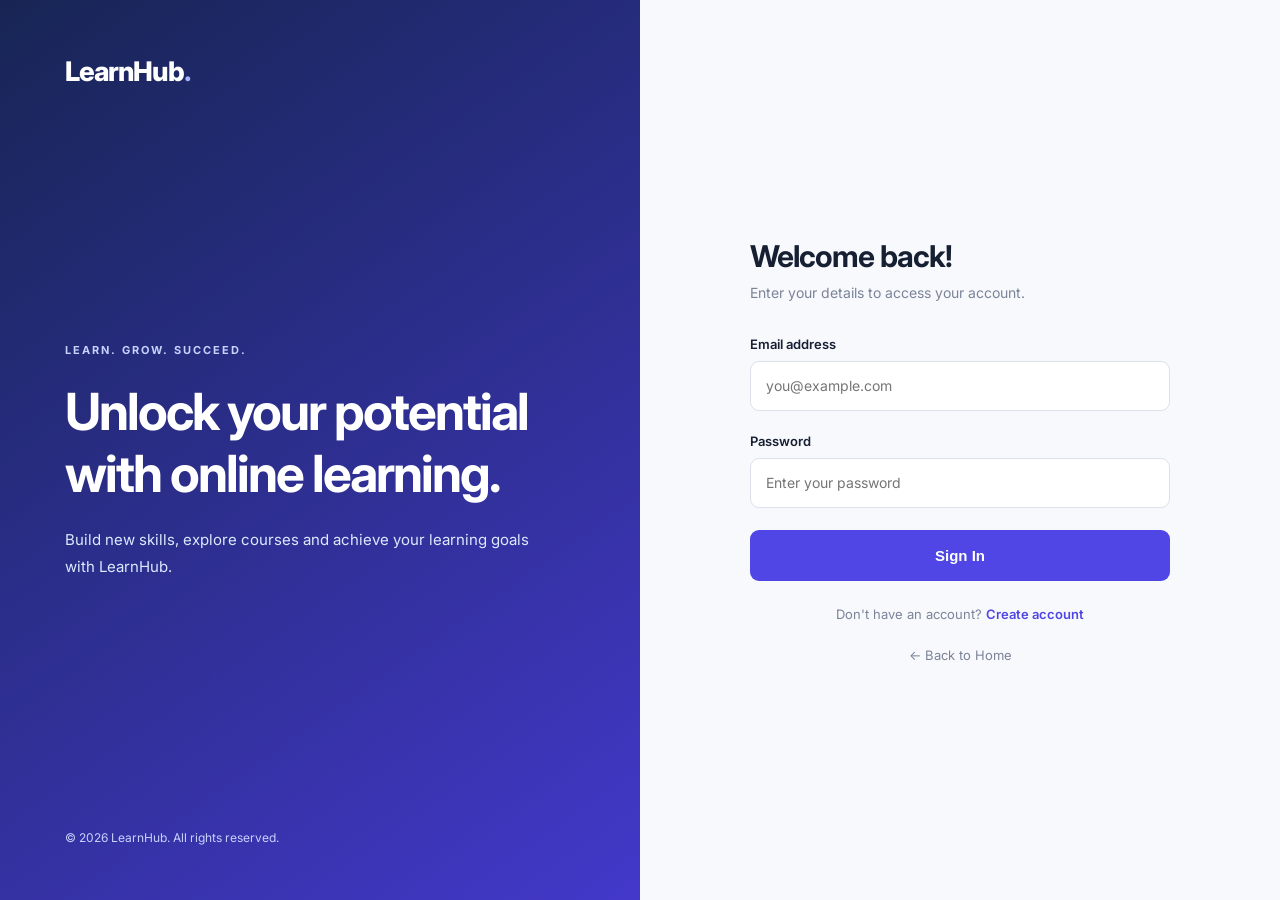
<file: index.html>
<!DOCTYPE html>
<html lang="en">
<head>
    <meta charset="UTF-8">
    <meta name="viewport" content="width=device-width, initial-scale=1.0">
    <title>LearnHub | Dashboard</title>
    <link rel="stylesheet" href="css/style.css">
    <script src="js/script.js" defer></script>
</head>
<body>
<div class="app-layout">
    <aside class="sidebar">
        <a class="brand" href="index.html"><span class="brand-icon">L</span> LearnHub</a>
        <p class="nav-label">MENU</p>
        <nav class="sidebar-nav">
            <a class="nav-link active" href="index.html"><span>▦</span> Dashboard</a>
            <a class="nav-link" href="courses.html"><span>▤</span> Explore Courses</a>
            <!-- <a class="nav-link" href="#my-courses"><span>▣</span> My Courses</a>
            <a class="nav-link" href="#my-progress"><span>◷</span> My Progress</a> -->
            <a class="nav-link" href="my-courses.html"> <span>▣</span> My Courses </a>
            <a class="nav-link" href="profile.html"> <span>♙</span> My Profile</a>
        </nav>
        <div class="sidebar-bottom">
            <a class="nav-link" href="mailto:support@learnhub.example"><span>?</span> Help & Support</a>
            <a class="nav-link" href="index.html"><span>↪</span> Logout</a>
        </div>
    </aside>

    <main class="main-content">
        <header class="header">
            <div class="header-left">
                <p class="eyebrow">LEARNING SPACE</p>
                <h1>Dashboard</h1>
            </div>
            <div class="header-right">
                <label class="search-box" for="courseSearch"><span>⌕</span>
                    <input id="courseSearch" type="search" placeholder="Search my courses..." aria-label="Search my courses">
                </label>
                <div class="student-profile" id="profile">
                    <div class="avatar">SH</div>
                    <div><strong>Student Name</strong><small>Student</small></div>
                </div>
            </div>
            <!-- <button id="logoutBtn" class="logout-btn">Logout</button> -->
             <button type="button" class="nav-link" id="sidebarLogout">
               <span>↪</span> Logout
             </button>
        </header>

        <section class="welcome-panel">
            <div>
                <p class="eyebrow light">YOUR LEARNING JOURNEY</p>
                <!-- <h2>Welcome back, Student! 👋</h2>
                <p>Keep learning, keep growing. Your next achievement is waiting.</p> -->
                <h1 id="welcomeMessage">Welcome back!</h1>
                <p id="studentEmail"></p>
                <a class="btn btn-light" href="courses.html">Explore courses <span>→</span></a>
            </div>
            <div class="welcome-art" aria-hidden="true">✦</div>
        </section>

        <!-- <section class="stats-grid" aria-label="Learning statistics">
            <article class="stat-card"><span class="stat-icon purple">▣</span><div><p>Enrolled Courses</p><h3>03</h3></div></article>
            <article class="stat-card"><span class="stat-icon green">✓</span><div><p>Completed Courses</p><h3>01</h3></div></article>
            <article class="stat-card"><span class="stat-icon orange">◷</span><div><p>Learning Hours</p><h3>24h</h3></div></article>
        </section> -->
        <section class="stats-grid" aria-label="Learning statistics">

    <article class="stat-card">
        <span class="stat-icon purple">▣</span>
        <div>
            <p>Enrolled Courses</p>
            <h3 id="dashboardEnrolled">0</h3>
        </div>
    </article>

    <article class="stat-card">
        <span class="stat-icon green">✓</span>
        <div>
            <p>Completed Courses</p>
            <h3 id="dashboardCompleted">0</h3>
        </div>
    </article>

    <article class="stat-card">
        <span class="stat-icon orange">◷</span>
        <div>
            <p>Learning Hours</p>
            <h3>24h</h3>
        </div>
    </article>

</section>

        <section class="section-block" id="my-courses">
            <div class="section-heading">
                <div><p class="eyebrow">CONTINUE YOUR JOURNEY</p><h2>My Courses</h2></div>
                <a class="text-link" href="courses.html">View all courses →</a>
            </div>
            <!-- <div class="course-grid dashboard-grid"> -->
                <div class="course-grid dashboard-grid" id="dashboardCourseGrid">
</div>

<p id="dashboardEmptyMessage" class="muted" hidden>
    You haven't enrolled in any courses yet.
    <a href="courses.html">Explore courses</a> to get started!
</p>
                <!-- <article class="course-card">
                    <div class="course-art art-blue">〈/〉</div>
                    <div class="course-card-body">
                        <span class="tag">Programming</span><h3>Web Development</h3>
                        <p class="muted">Learn to build modern and responsive websites.</p>
                        <div class="progress-label"><span>Progress</span><strong>75%</strong></div>
                        <div class="progress-track"><span style="width:75%"></span></div>
                        <a class="btn btn-primary btn-full" href="course-details.html?course=web-development">Continue Learning</a>
                    </div>
                </article>
                <article class="course-card">
                    <div class="course-art art-yellow">Py</div>
                    <div class="course-card-body">
                        <span class="tag">Programming</span><h3>Python Programming</h3>
                        <p class="muted">Build your programming skills with Python.</p>
                        <div class="progress-label"><span>Progress</span><strong>45%</strong></div>
                        <div class="progress-track"><span style="width:45%"></span></div>
                        <a class="btn btn-primary btn-full" href="course-details.html?course=python">Continue Learning</a>
                    </div>
                </article>
                <article class="course-card">
                    <div class="course-art art-pink">▤</div>
                    <div class="course-card-body">
                        <span class="tag">Database</span><h3>Database Systems</h3>
                        <p class="muted">Understand SQL and database management.</p>
                        <div class="progress-label"><span>Progress</span><strong>20%</strong></div>
                        <div class="progress-track"><span style="width:20%"></span></div>
                        <a class="btn btn-primary btn-full" href="course-details.html?course=database">Continue Learning</a>
                    </div>
                </article>
            </div> -->
        </section>

        <section class="section-block progress-panel" id="my-progress">
            <div class="section-heading"><div><p class="eyebrow">YOUR ACTIVITY</p><h2>Learning Progress</h2></div></div>
            <p class="muted">You are making progress. Complete your active courses to reach your learning goals.</p>
            <!-- <div class="overall-progress"><span style="width:47%"></span></div>
            <div class="progress-label"><span>Overall learning progress</span><strong>47%</strong></div> -->
            <div class="overall-progress">
    <span id="dashboardOverallBar" style="width:0%"></span>
</div>

<div class="progress-label">
    <span>Overall learning progress</span>
    <strong id="dashboardOverallText">0%</strong>
</div>
        </section>
        <footer class="site-footer">© 2026 LearnHub. Learning made simple.</footer>
    </main>
</div>
</body>
</html>
</file>
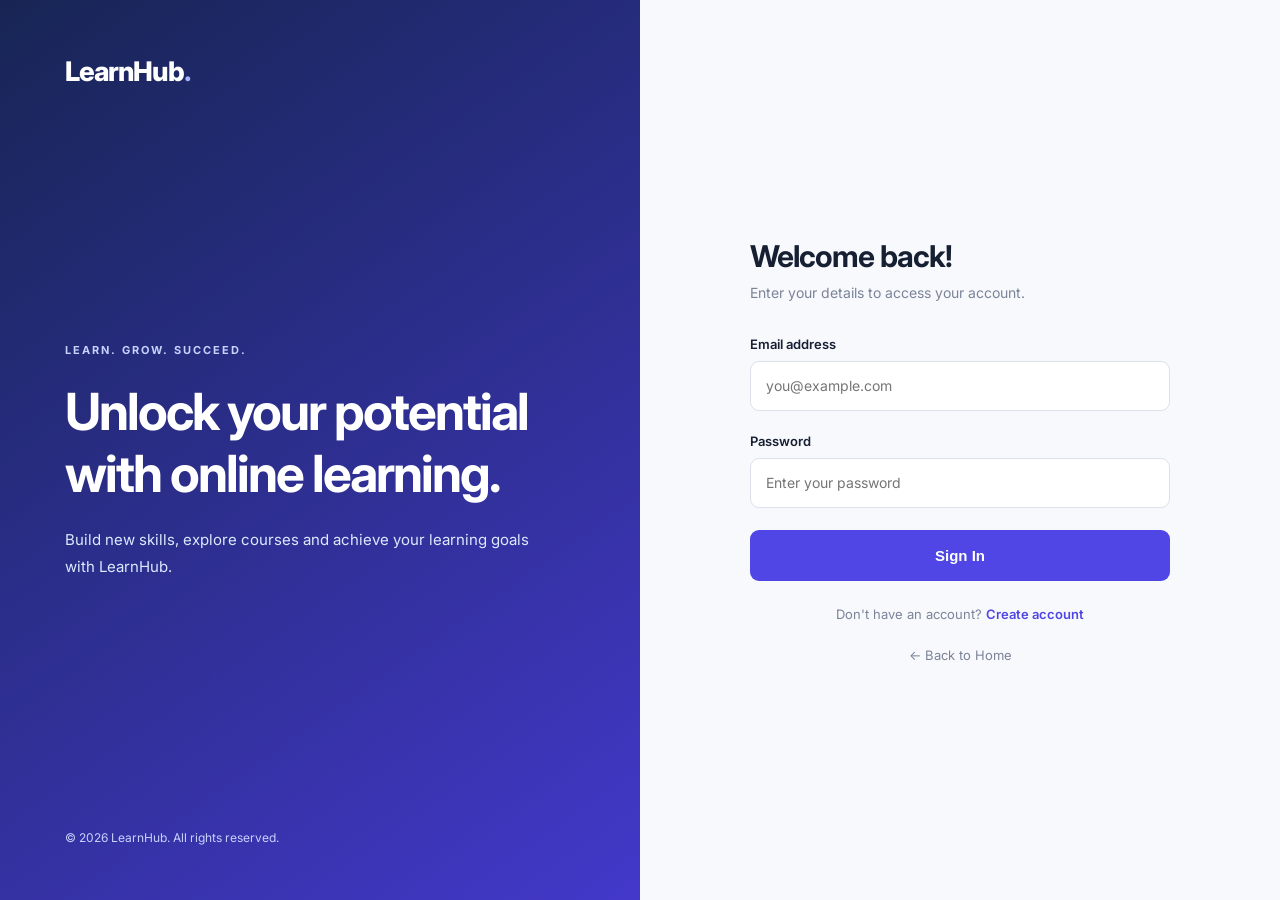
<file: course-details.html>
<!-- <!DOCTYPE html>
<html lang="en">
<head>
    <meta charset="UTF-8">
    <meta name="viewport" content="width=device-width, initial-scale=1.0">
    <title>LearnHub | Course Details</title>
    <link rel="stylesheet" href="css/style.css">
    <script src="js/script.js" defer></script>
</head>
<body>
<div class="app-layout">
    <aside class="sidebar">
        <a class="brand" href="index.html"><span class="brand-icon">L</span> LearnHub</a>
        <p class="nav-label">MENU</p>
        <nav class="sidebar-nav">
            <a class="nav-link" href="index.html"><span>▦</span> Dashboard</a>
            <a class="nav-link active" href="courses.html"><span>▤</span> Explore Courses</a>
            <a class="nav-link" href="index.html#my-courses"><span>▣</span> My Courses</a>
            <a class="nav-link" href="index.html#my-progress"><span>◷</span> My Progress</a>
            <a class="nav-link" href="index.html#profile"><span>♙</span> My Profile</a>
        </nav>
        <div class="sidebar-bottom"><a class="nav-link" href="mailto:support@learnhub.example"><span>?</span> Help & Support</a><a class="nav-link" href="index.html"><span>↪</span> Logout</a></div>
    </aside>

    <main class="main-content">
        <header class="header">
            <div class="header-left"><p class="eyebrow">COURSE INFORMATION</p><h1>Course Details</h1></div>
            <div class="header-right"><div class="student-profile"><div class="avatar">SH</div><div><strong>Student Name</strong><small>Student</small></div></div></div>
        </header>

        <a class="back-link" href="courses.html">← Back to courses</a>
        <section class="detail-hero">
            <div class="detail-icon" id="detailIcon">💻</div>
            <div class="detail-heading">
                <span class="tag" id="detailCategory">Programming</span>
                <h2 id="detailTitle">Loading course...</h2>
                <p id="detailDescription" class="muted">Please wait while course details load.</p>
            </div>
        </section>

        <section class="detail-layout">
            <div class="detail-main">
                <article class="content-panel">
                    <h3>About this course</h3>
                    <p id="detailAbout" class="muted"></p>
                </article>
                <article class="content-panel">
                    <h3>What you will learn</h3>
                    <ul id="learningObjectives" class="objective-list"></ul>
                </article>
                <article class="content-panel">
                    <h3>Course curriculum</h3>
                    <div id="courseCurriculum" class="curriculum-list"></div>
                </article>
                <article class="content-panel instructor-panel">
                    <div class="instructor-avatar">👨‍🏫</div>
                    <div><h3 id="instructorName">Instructor</h3><p id="instructorRole" class="muted">Course Instructor</p></div>
                </article>
            </div>
            <aside class="enroll-panel">
                <p class="eyebrow">COURSE OVERVIEW</p>
                <div class="overview-row"><span>Level</span><strong id="detailLevel">Beginner</strong></div>
                <div class="overview-row"><span>Duration</span><strong id="detailDuration">8 Weeks</strong></div>
                <div class="overview-row"><span>Course fee</span><strong id="detailPrice">Free</strong></div>
                <button class="btn btn-primary btn-full" id="enrollButton" type="button">Enroll Now</button>
                <p id="enrollMessage" class="success-message" hidden></p>
                <p class="small-note">This is a frontend demonstration. Enrollment is not saved to a server.</p>
            </aside>
        </section>
        <footer class="site-footer">© 2026 LearnHub. Learning made simple.</footer>
    </main>
</div>
</body>
</html> -->


<!DOCTYPE html>
<html lang="en">

<head>
    <meta charset="UTF-8">
    <meta name="viewport" content="width=device-width, initial-scale=1.0">

    <title>LearnHub | Course Details</title>

    <link rel="stylesheet" href="css/style.css">

    <script src="js/script.js" defer></script>
</head>

<body>

    <div class="app-layout">

        <!-- SIDEBAR -->
        <aside class="sidebar">

            <a class="brand" href="index.html">
                <span class="brand-icon">L</span>
                LearnHub
            </a>

            <p class="nav-label">MENU</p>

            <nav class="sidebar-nav">

                <a class="nav-link" href="index.html">
                    <span>▦</span>
                    Dashboard
                </a>

                <a class="nav-link active" href="courses.html">
                    <span>▤</span>
                    Explore Courses
                </a>

                <a class="nav-link" href="my-courses.html">
                    <span>▣</span>
                    My Courses
                </a>

                <a class="nav-link" href="profile.html">
                    <span>♙</span>
                    My Profile
                </a>

            </nav>

            <div class="sidebar-bottom">

                <a class="nav-link" href="mailto:support@learnhub.example">
                    <span>?</span>
                    Help & Support
                </a>

                <button
                    type="button"
                    class="nav-link"
                    id="sidebarLogout">
                    <span>↪</span>
                    Logout
                </button>

            </div>

        </aside>


        <!-- MAIN CONTENT -->
        <main class="main-content">

            <!-- HEADER -->
            <header class="header">

                <div class="header-left">

                    <p class="eyebrow">COURSE INFORMATION</p>

                    <h1>Course Details</h1>

                </div>

                <div class="header-right">

                    <div class="student-profile">

                        <div class="avatar" id="studentAvatar">
                            ST
                        </div>

                        <div>
                            <strong id="headerStudentName">
                                Student Name
                            </strong>

                            <small>Student</small>
                        </div>

                    </div>

                </div>

            </header>


            <!-- BACK LINK -->
            <a class="back-link" href="courses.html">
                ← Back to courses
            </a>


            <!-- COURSE HERO -->
            <section class="detail-hero">

                <div class="detail-icon" id="detailIcon">
                    💻
                </div>

                <div class="detail-heading">

                    <span class="tag" id="detailCategory">
                        Programming
                    </span>

                    <h2 id="detailTitle">
                        Loading course...
                    </h2>

                    <p id="detailDescription" class="muted">
                        Please wait while course details load.
                    </p>

                </div>

            </section>


            <!-- COURSE DETAILS LAYOUT -->
            <section class="detail-layout">

                <!-- LEFT SIDE -->
                <div class="detail-main">


                    <!-- ABOUT COURSE -->
                    <article class="content-panel">

                        <h3>About this course</h3>

                        <p id="detailAbout" class="muted">
                        </p>

                    </article>


                    <!-- LEARNING OBJECTIVES -->
                    <article class="content-panel">

                        <h3>What you will learn</h3>

                        <ul
                            id="learningObjectives"
                            class="objective-list">
                        </ul>

                    </article>


                    <!-- COURSE CURRICULUM -->
                    <article class="content-panel">

                        <div class="section-heading">

                            <div>
                                <h3>Course Curriculum</h3>

                                <p class="muted">
                                    Complete lessons to improve your course progress.
                                </p>
                            </div>

                        </div>

                        <!-- LESSONS WILL LOAD USING JAVASCRIPT -->
                        <div
                            id="courseCurriculum"
                            class="curriculum-list">
                        </div>

                        <p
                            id="lessonProgressMessage"
                            class="success-message"
                            aria-live="polite">
                        </p>

                    </article>


                    <!-- INSTRUCTOR -->
                    <article class="content-panel instructor-panel">

                        <div class="instructor-avatar">
                            👨‍🏫
                        </div>

                        <div>

                            <h3 id="instructorName">
                                Instructor
                            </h3>

                            <p
                                id="instructorRole"
                                class="muted">
                                Course Instructor
                            </p>

                        </div>

                    </article>

                </div>


                <!-- RIGHT SIDE: COURSE OVERVIEW -->
                <aside class="enroll-panel">

                    <p class="eyebrow">
                        COURSE OVERVIEW
                    </p>


                    <div class="overview-row">

                        <span>Level</span>

                        <strong id="detailLevel">
                            Beginner
                        </strong>

                    </div>


                    <div class="overview-row">

                        <span>Duration</span>

                        <strong id="detailDuration">
                            8 Weeks
                        </strong>

                    </div>


                    <div class="overview-row">

                        <span>Course Fee</span>

                        <strong id="detailPrice">
                            Free
                        </strong>

                    </div>


                    <div class="overview-row">

                        <span>Category</span>

                        <strong id="overviewCategory">
                            Programming
                        </strong>

                    </div>


                    <!-- ENROLL BUTTON -->
                    <button
                        class="btn btn-primary btn-full"
                        id="enrollButton"
                        type="button">

                        Enroll Now

                    </button>


                    <!-- ENROLLMENT MESSAGE -->
                    <p
                        id="enrollMessage"
                        class="success-message"
                        aria-live="polite"
                        hidden>
                    </p>


                    <p class="small-note">
                        This is a frontend demonstration.
                        Enrollment and progress are saved in your browser.
                    </p>

                </aside>

            </section>


            <!-- FOOTER -->
            <footer class="site-footer">

                © 2026 LearnHub. Learning made simple.

            </footer>

        </main>

    </div>

</body>

</html>
</file>
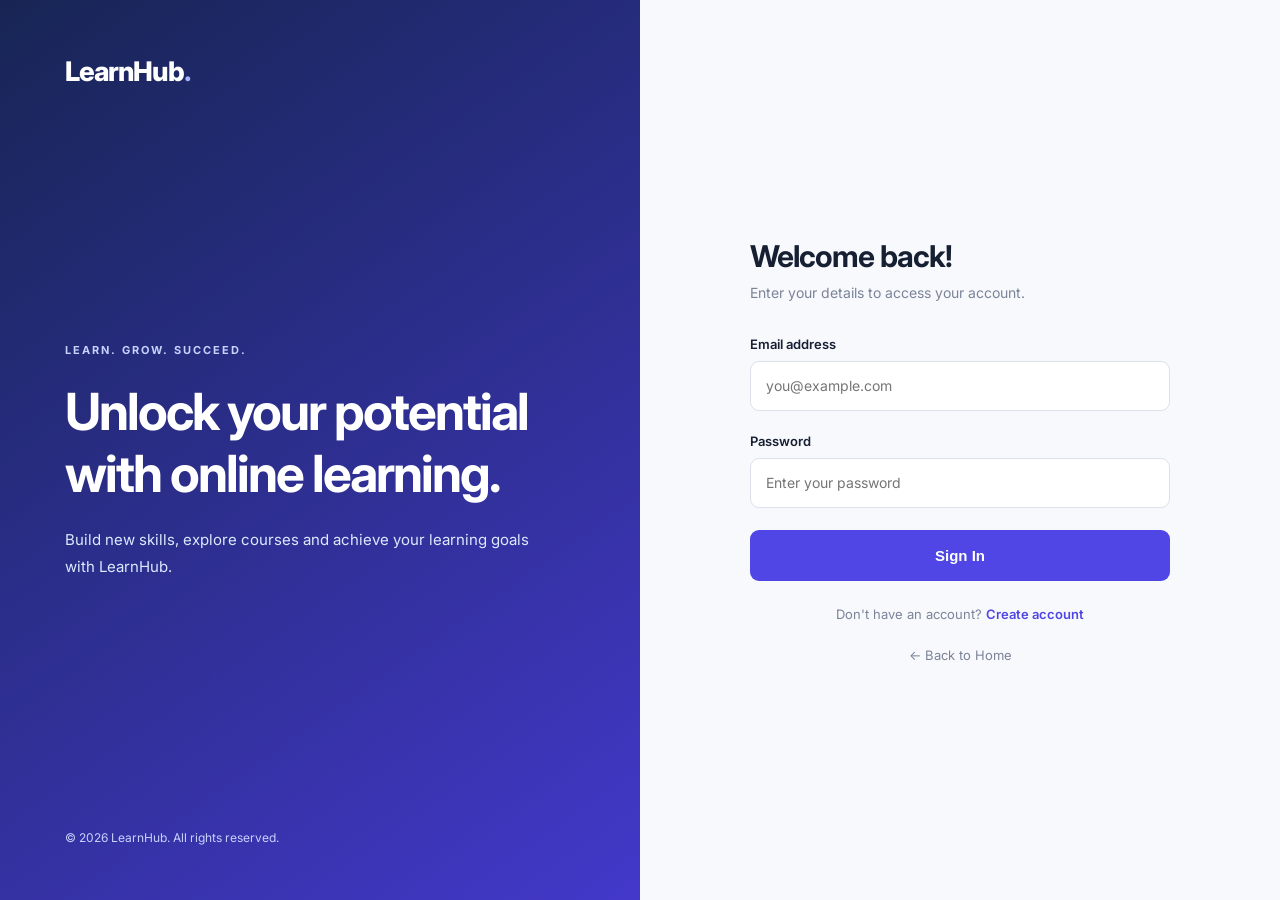
<file: courses.html>
<!DOCTYPE html>
<html lang="en">
<head>
    <meta charset="UTF-8">
    <meta name="viewport" content="width=device-width, initial-scale=1.0">
    <title>LearnHub | Explore Courses</title>
    <link rel="stylesheet" href="css/style.css">
    <script src="js/script.js" defer></script>
</head>
<body>
<div class="app-layout">
    <aside class="sidebar">
        <a class="brand" href="index.html"><span class="brand-icon">L</span> LearnHub</a>
        <p class="nav-label">MENU</p>
        <nav class="sidebar-nav">
            <a class="nav-link" href="index.html"><span>▦</span> Dashboard</a>
            <a class="nav-link active" href="courses.html"><span>▤</span> Explore Courses</a>
            <a class="nav-link" href="index.html#my-courses"><span>▣</span> My Courses</a>
            <a class="nav-link" href="index.html#my-progress"><span>◷</span> My Progress</a>
            <a class="nav-link" href="index.html#profile"><span>♙</span> My Profile</a>
        </nav>
        <div class="sidebar-bottom">
            <a class="nav-link" href="mailto:support@learnhub.example"><span>?</span> Help & Support</a>
            <a class="nav-link" href="index.html"><span>↪</span> Logout</a>
        </div>
    </aside>

    <main class="main-content">
        <header class="header">
            <div class="header-left"><p class="eyebrow">GROW YOUR SKILLS</p><h1>Explore Courses</h1></div>
            <div class="header-right"><div class="student-profile"><div class="avatar">SH</div><div><strong>Student Name</strong><small>Student</small></div></div></div>
        </header>

        <section class="page-intro">
            <h2>Find your next course</h2>
            <p class="muted">Explore courses and learn something new at your own pace.</p>
        </section>

        <section class="filter-panel" aria-label="Course filters">
            <label class="search-box filter-search" for="exploreSearch"><span>⌕</span>
                <input id="exploreSearch" type="search" placeholder="Search courses..." aria-label="Search courses">
            </label>
            <label class="select-label" for="categoryFilter">Category
                <select id="categoryFilter">
                    <option value="all">All Categories</option>
                    <option value="programming">Programming</option>
                    <option value="database">Database</option>
                    <option value="design">Design</option>
                    <option value="business">Business</option>
                </select>
            </label>
        </section>

        <div class="results-heading"><h3>Available Courses</h3><span id="courseCount" class="muted">6 Courses</span></div>
        <section class="course-grid" id="exploreCourseGrid">
            <article class="course-card" data-category="programming" data-course="web-development">
                <div class="course-art art-blue">〈/〉</div><div class="course-card-body">
                    <span class="tag">Programming</span><h3>Web Development</h3><p class="muted">Learn HTML, CSS and JavaScript to create modern websites.</p>
                    <div class="card-meta"><span>Beginner</span><span>8 Weeks</span><span>Free</span></div>
                    <a class="btn btn-primary btn-full details-btn" href="course-details.html?course=web-development">View Details</a>
                </div>
            </article>
            <article class="course-card" data-category="programming" data-course="python">
                <div class="course-art art-yellow">Py</div><div class="course-card-body">
                    <span class="tag">Programming</span><h3>Python Programming</h3><p class="muted">Start programming with variables, conditions, loops and functions.</p>
                    <div class="card-meta"><span>Beginner</span><span>6 Weeks</span><span>Free</span></div>
                    <a class="btn btn-primary btn-full details-btn" href="course-details.html?course=python">View Details</a>
                </div>
            </article>
            <article class="course-card" data-category="database" data-course="database">
                <div class="course-art art-pink">▤</div><div class="course-card-body">
                    <span class="tag">Database</span><h3>Database Systems</h3><p class="muted">Learn relational databases, SQL queries and database design.</p>
                    <div class="card-meta"><span>Intermediate</span><span>7 Weeks</span><span>Free</span></div>
                    <a class="btn btn-primary btn-full details-btn" href="course-details.html?course=database">View Details</a>
                </div>
            </article>
            <article class="course-card" data-category="design" data-course="uiux">
                <div class="course-art art-purple">✦</div><div class="course-card-body">
                    <span class="tag">Design</span><h3>UI/UX Design</h3><p class="muted">Explore user research, wireframes, visual design and prototypes.</p>
                    <div class="card-meta"><span>Beginner</span><span>5 Weeks</span><span>Free</span></div>
                    <a class="btn btn-primary btn-full details-btn" href="course-details.html?course=uiux">View Details</a>
                </div>
            </article>
            <article class="course-card" data-category="business" data-course="business">
                <div class="course-art art-green">↗</div><div class="course-card-body">
                    <span class="tag">Business</span><h3>Business Management</h3><p class="muted">Explore planning, leadership and business management concepts.</p>
                    <div class="card-meta"><span>Beginner</span><span>6 Weeks</span><span>Free</span></div>
                    <a class="btn btn-primary btn-full details-btn" href="course-details.html?course=business">View Details</a>
                </div>
            </article>
            <article class="course-card" data-category="programming" data-course="react">
                <div class="course-art art-cyan">⚛</div><div class="course-card-body">
                    <span class="tag">Programming</span><h3>React Development</h3><p class="muted">Learn components, props, state and modern React development.</p>
                    <div class="card-meta"><span>Intermediate</span><span>8 Weeks</span><span>Free</span></div>
                    <a class="btn btn-primary btn-full details-btn" href="course-details.html?course=react">View Details</a>
                </div>
            </article>
        </section>
        <p id="noCourses" class="empty-state" hidden>No courses found. Try another search or category.</p>
        <footer class="site-footer">© 2026 LearnHub. Learning made simple.</footer>
    </main>
</div>
</body>
</html>
</file>
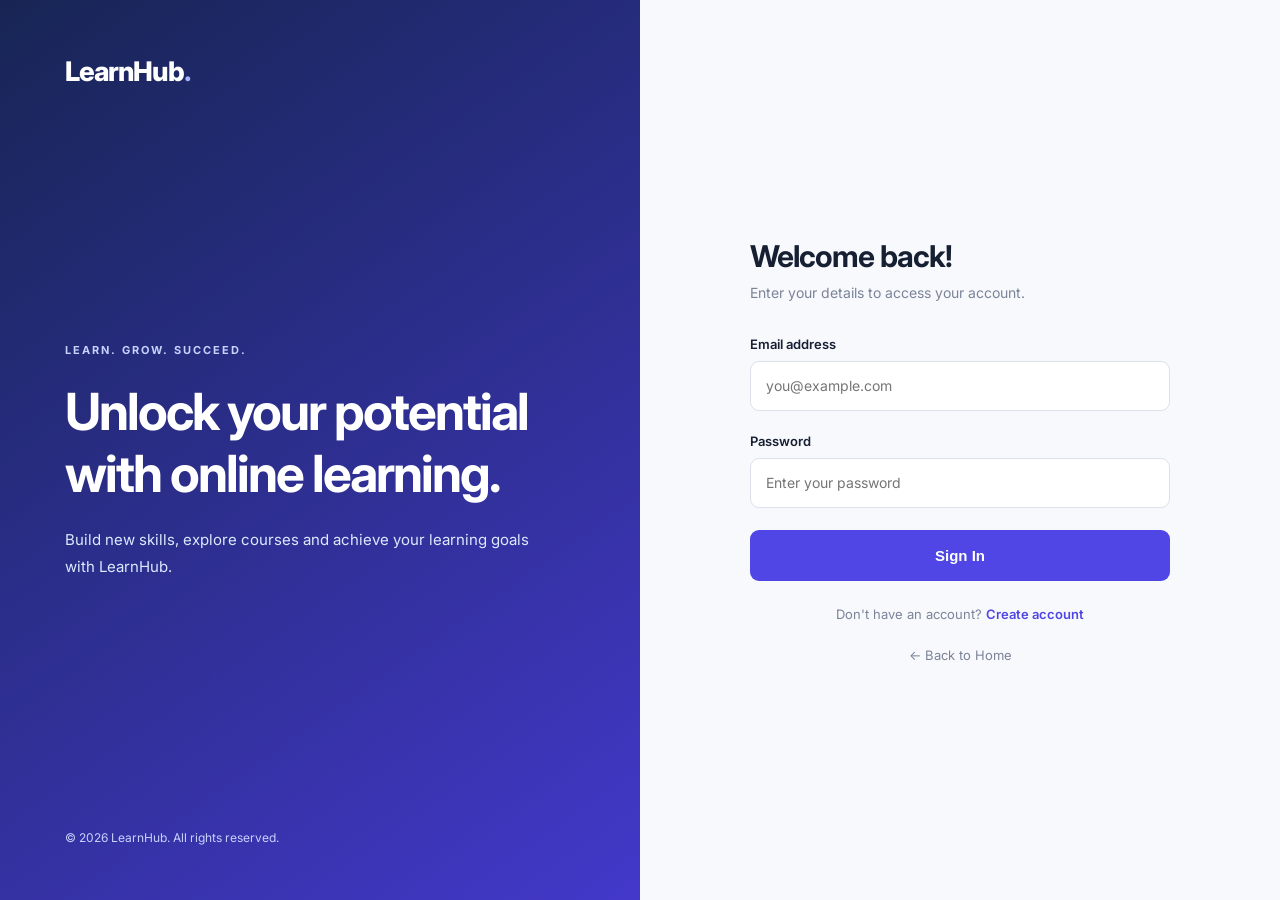
<file: login.html>
<!DOCTYPE html>
<html lang="en">
<head>
    <meta charset="UTF-8">
    <meta name="viewport" content="width=device-width, initial-scale=1.0">
    <title>Login | LearnHub</title>
    <link rel="stylesheet" href="css/auth.css">
</head>
<body>

    <main class="auth-container">

        <section class="auth-brand">
            <a href="index.html" class="logo">LearnHub<span>.</span></a>

            <div class="brand-content">
                <span class="tagline">LEARN. GROW. SUCCEED.</span>
                <h1>Unlock your potential with online learning.</h1>
                <p>Build new skills, explore courses and achieve your learning goals with LearnHub.</p>
            </div>

            <p class="brand-footer">© 2026 LearnHub. All rights reserved.</p>
        </section>

        <section class="auth-form-section">
            <div class="auth-form">

                <div class="mobile-logo">
                    <a href="index.html" class="logo">LearnHub<span>.</span></a>
                </div>

                <h2>Welcome back!</h2>
                <p class="form-description">Enter your details to access your account.</p>

                <form id="loginForm">

                    <div class="form-group">
                        <label for="loginEmail">Email address</label>
                        <input type="email" id="loginEmail"
                            placeholder="you@example.com" required>
                    </div>

                    <div class="form-group">
                        <label for="loginPassword">Password</label>
                        <input type="password" id="loginPassword"
                            placeholder="Enter your password" required>
                    </div>

                    <button type="submit" class="auth-button">Sign In</button>

                    <p id="loginMessage" class="message"></p>

                </form>

                <p class="auth-switch">
                    Don't have an account?
                    <a href="register.html">Create account</a>
                </p>

                <a href="index.html" class="back-link">← Back to Home</a>

            </div>
        </section>

    </main>

    <script src="js/auth.js"></script>
</body>
</html>
</file>
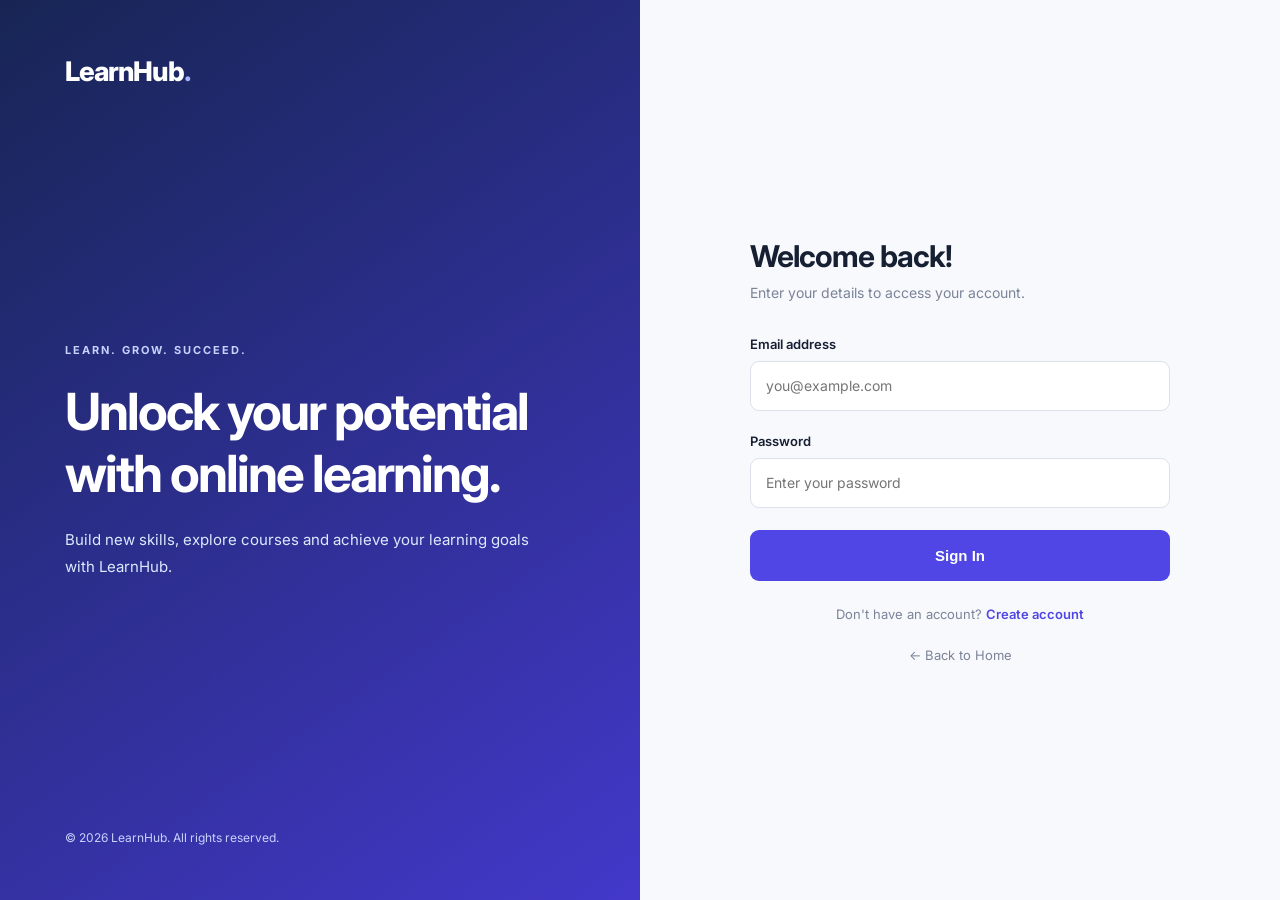
<file: my-courses.html>
<!DOCTYPE html>
<html lang="en">
<head>
    <meta charset="UTF-8">
    <meta name="viewport" content="width=device-width, initial-scale=1.0">
    <title>My Courses | LearnHub</title>
    <link rel="stylesheet" href="css/style.css">
    <link rel="stylesheet" href="css/student-pages.css">
    <script src="js/student-pages.js" defer></script>
</head>
<body>

<div class="app-layout">
    <aside class="sidebar">
        <a class="brand" href="index.html">
            <span class="brand-icon">L</span> LearnHub
        </a>

        <p class="nav-label">MENU</p>

        <nav class="sidebar-nav">
            <a class="nav-link" href="index.html"><span>▦</span> Dashboard</a>
            <a class="nav-link" href="courses.html"><span>▤</span> Explore Courses</a>
            <a class="nav-link active" href="my-courses.html"><span>▣</span> My Courses</a>
            <a class="nav-link" href="index.html#my-progress"><span>◷</span> My Progress</a>
            <a class="nav-link" href="profile.html"><span>♙</span> My Profile</a>
        </nav>

        <div class="sidebar-bottom">
            <a class="nav-link" href="mailto:support@learnhub.example"><span>?</span> Help & Support</a>
            <button class="nav-link" id="sidebarLogout"><span>↪</span> Logout</button>
        </div>
    </aside>

    <main class="main-content">

        <header class="page-header">
            <div>
                <p class="eyebrow">YOUR LEARNING JOURNEY</p>
                <h1>My Courses</h1>
                <p class="muted">Continue learning and track your course progress.</p>
            </div>
            <button class="logout-btn" id="logoutBtn">Logout</button>
        </header>

        <section class="course-summary">
            <article class="stat-card">
                <span class="stat-icon purple">▣</span>
                <div>
                    <p>Enrolled Courses</p>
                    <h3 id="enrolledCount">03</h3>
                </div>
            </article>

            <article class="stat-card">
                <span class="stat-icon green">✓</span>
                <div>
                    <p>Completed Courses</p>
                    <h3 id="completedCount">01</h3>
                </div>
            </article>

            <article class="stat-card">
                <span class="stat-icon orange">◷</span>
                <div>
                    <p>In Progress</p>
                    <h3 id="activeCount">02</h3>
                </div>
            </article>
        </section>

        <section class="section-block">
            <div class="section-heading">
                <div>
                    <p class="eyebrow">YOUR LEARNING LIBRARY</p>
                    <h2>Enrolled Courses</h2>
                </div>

                <a class="text-link" href="courses.html">Explore more courses →</a>
            </div>

            <div class="my-course-grid" id="myCourseGrid"></div>

            <div class="empty-state" id="emptyCourses" hidden>
                <h3>No courses yet</h3>
                <p>You haven't enrolled in any courses.</p>
                <a href="courses.html" class="btn btn-primary">Explore Courses</a>
            </div>
        </section>

        <footer class="site-footer">
            © 2026 LearnHub. Learning made simple.
        </footer>

    </main>
</div>

</body>
</html>
</file>
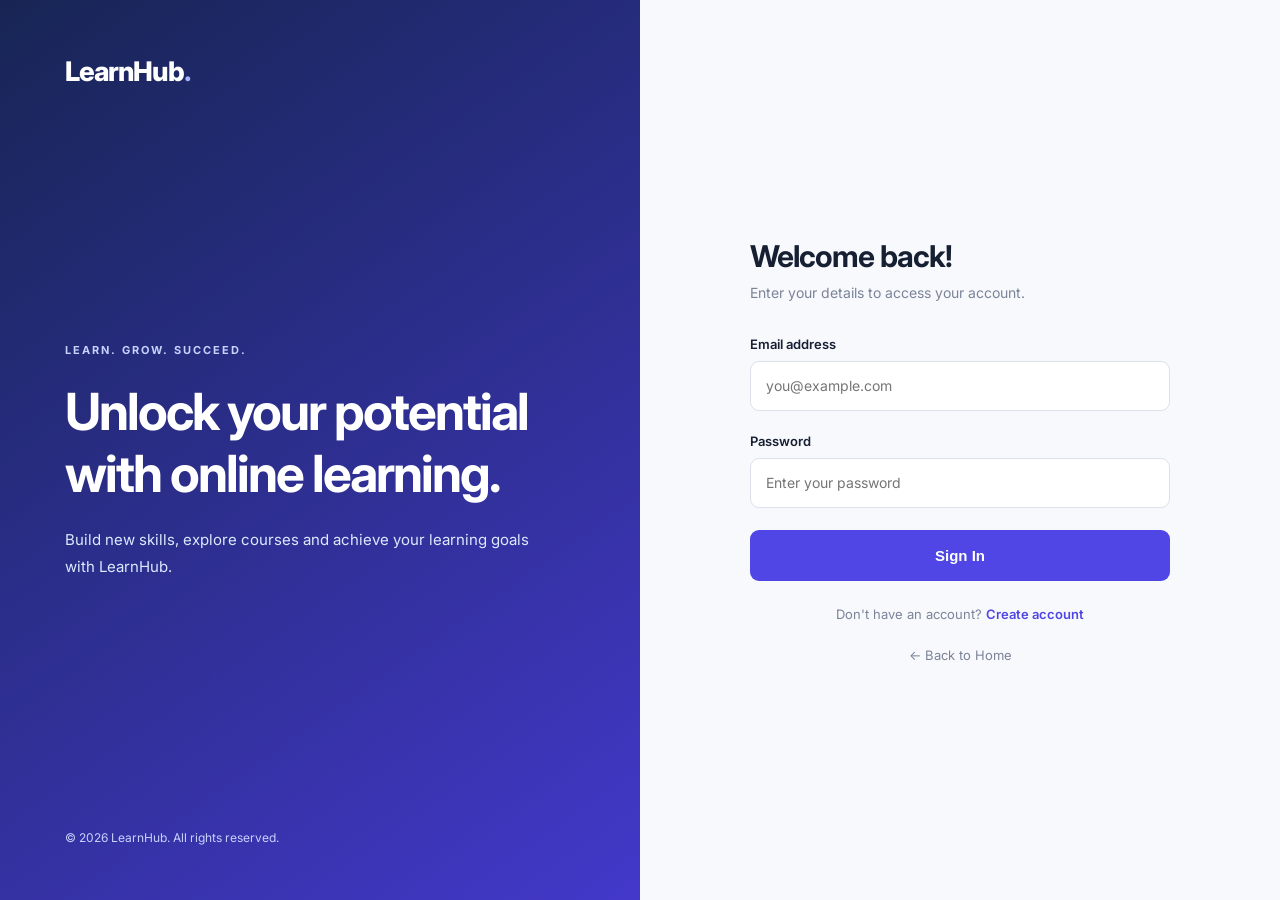
<file: profile.html>
<!DOCTYPE html>
<html lang="en">
<head>
    <meta charset="UTF-8">
    <meta name="viewport" content="width=device-width, initial-scale=1.0">
    <title>My Profile | LearnHub</title>
    <link rel="stylesheet" href="css/style.css">
    <link rel="stylesheet" href="css/student-pages.css">
    <link rel="stylesheet" href="css/profile.css">
    <!-- <script src="js/student-pages.js" defer></script> -->
    <script src="js/profile.js" defer></script>
</head>
<body>

<div class="app-layout">
    <aside class="sidebar">
        <a class="brand" href="index.html">
            <span class="brand-icon">L</span> LearnHub
        </a>

        <p class="nav-label">MENU</p>

        <nav class="sidebar-nav">
            <a class="nav-link" href="index.html"><span>▦</span> Dashboard</a>
            <a class="nav-link" href="courses.html"><span>▤</span> Explore Courses</a>
            <a class="nav-link" href="my-courses.html"><span>▣</span> My Courses</a>
            <a class="nav-link" href="index.html#my-progress"><span>◷</span> My Progress</a>
            <a class="nav-link active" href="profile.html"><span>♙</span> My Profile</a>
        </nav>

        <div class="sidebar-bottom">
            <a class="nav-link" href="mailto:support@learnhub.example"><span>?</span> Help & Support</a>
            <button class="nav-link" id="sidebarLogout"><span>↪</span> Logout</button>
        </div>
    </aside>

    <main class="main-content">

        <header class="page-header">
            <div>
                <p class="eyebrow">ACCOUNT SETTINGS</p>
                <h1>My Profile</h1>
                <p class="muted">View and manage your student information.</p>
            </div>
            <button class="logout-btn" id="logoutBtn">Logout</button>
        </header>

        <section class="profile-card">

            <div class="profile-banner">
                <div class="large-avatar" id="profileAvatar">SH</div>
                <div>
                    <h2 id="displayName">Student Name</h2>
                    <p>LearnHub Student</p>
                </div>
            </div>

            <form id="profileForm">

                <div class="profile-form-grid">

                    <div class="form-group">
                        <label for="profileName">Full Name</label>
                        <input type="text" id="profileName" required>
                    </div>

                    <div class="form-group">
                        <label for="profileEmail">Email Address</label>
                        <input type="email" id="profileEmail" readonly>
                    </div>

                    <div class="form-group">
                        <label for="profilePhone">Phone Number</label>
                        <input type="tel" id="profilePhone" placeholder="Enter phone number">
                    </div>

                    <div class="form-group">
                        <label for="profileRole">Account Type</label>
                        <input type="text" id="profileRole" value="Student" readonly>
                    </div>

                </div>

                <p id="profileMessage" class="message"></p>

                <button type="submit" class="btn btn-primary">
                    Save Changes
                </button>

            </form>
        </section>

        <footer class="site-footer">
            © 2026 LearnHub. Learning made simple.
        </footer>

    </main>
</div>

</body>
</html>
</file>
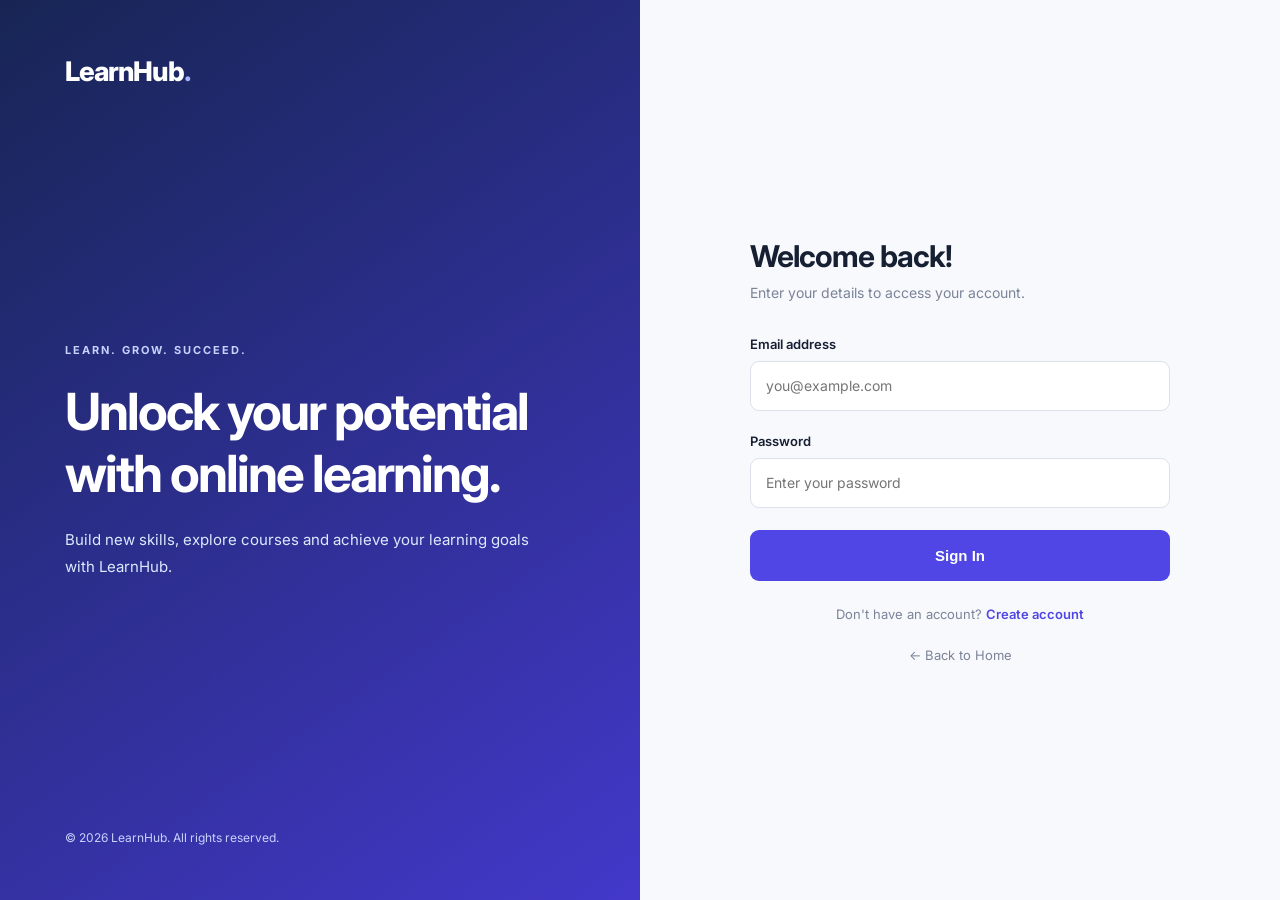
<file: progress.html>
<!DOCTYPE html>
<html lang="en">

<head>
    <meta charset="UTF-8">
    <meta name="viewport" content="width=device-width, initial-scale=1.0">

    <title>LearnHub | My Progress</title>

    <link rel="stylesheet" href="css/style.css">
    <link rel="stylesheet" href="css/progress.css">

    <script src="js/progress.js" defer></script>
</head>

<body>

    <div class="app-layout">

        <!-- SIDEBAR -->
        <aside class="sidebar">

            <a href="index.html" class="logo">
                <span class="logo-icon">L</span>
                <span>LearnHub</span>
            </a>

            <nav class="sidebar-nav">

                <p class="nav-heading">MENU</p>

                <a href="index.html" class="nav-link">
                    <span>▦</span>
                    Dashboard
                </a>

                <a href="courses.html" class="nav-link">
                    <span>▤</span>
                    Explore Courses
                </a>

                <a href="my-courses.html" class="nav-link">
                    <span>▣</span>
                    My Courses
                </a>

                <a href="progress.html" class="nav-link active">
                    <span>◷</span>
                    My Progress
                </a>

                <p class="nav-heading">ACCOUNT</p>

                <a href="profile.html" class="nav-link">
                    <span>◉</span>
                    My Profile
                </a>

                <button type="button" class="nav-link logout-button" id="logoutButton">
                    <span>↪</span>
                    Logout
                </button>

            </nav>

            <div class="sidebar-footer">
                <div class="sidebar-footer-icon">L</div>
                <div>
                    <strong>LearnHub</strong>
                    <small>Keep learning!</small>
                </div>
            </div>

        </aside>


        <!-- MAIN CONTENT -->
        <main class="main-content progress-page">

            <!-- HEADER -->
            <header class="progress-header">

                <div>
                    <p class="page-subtitle">LEARNING OVERVIEW</p>
                    <h1>My Progress</h1>
                    <p class="header-description">
                        Track your learning journey and celebrate your achievements.
                    </p>
                </div>

                <a href="courses.html" class="browse-button">
                    + Explore Courses
                </a>

            </header>


            <!-- SUMMARY CARDS -->
            <section class="progress-stats">

                <div class="progress-stat-card">
                    <div class="stat-icon purple">▤</div>
                    <div>
                        <p>Total Enrolled Courses</p>
                        <h2 id="totalCourses">0</h2>
                    </div>
                </div>

                <div class="progress-stat-card">
                    <div class="stat-icon green">✓</div>
                    <div>
                        <p>Completed Courses</p>
                        <h2 id="completedCourses">0</h2>
                    </div>
                </div>

                <div class="progress-stat-card">
                    <div class="stat-icon orange">◷</div>
                    <div>
                        <p>In Progress</p>
                        <h2 id="inProgressCourses">0</h2>
                    </div>
                </div>

                <div class="progress-stat-card">
                    <div class="stat-icon blue">%</div>
                    <div>
                        <p>Overall Progress</p>
                        <h2 id="overallProgress">0%</h2>
                    </div>
                </div>

            </section>


            <!-- OVERALL PROGRESS -->
            <section class="overall-progress-card">

                <div class="overall-progress-top">

                    <div>
                        <p class="section-label">YOUR LEARNING JOURNEY</p>
                        <h2>Overall Learning Progress</h2>
                        <p>Keep going! Every completed lesson brings you closer to your goals.</p>
                    </div>

                    <div class="overall-progress-number" id="overallProgressLarge">
                        0%
                    </div>

                </div>

                <div class="progress-track overall-track">
                    <div class="progress-fill" id="overallProgressBar"></div>
                </div>

                <p class="overall-progress-message" id="overallMessage">
                    Start learning to see your progress here.
                </p>

            </section>


            <!-- COURSE PROGRESS -->
            <section class="course-progress-section">

                <div class="section-header">
                    <div>
                        <p class="section-label">YOUR COURSES</p>
                        <h2>Course Progress</h2>
                    </div>

                    <span class="course-count" id="courseCount">
                        0 Courses
                    </span>
                </div>

                <div id="progressCourseGrid" class="progress-course-grid">

                    <!-- JavaScript adds course cards here -->

                </div>

                <div id="emptyProgress" class="empty-progress" hidden>

                    <div class="empty-icon">▤</div>

                    <h3>No courses yet</h3>

                    <p>
                        You haven't enrolled in any courses.
                        Explore our courses and start learning today.
                    </p>

                    <a href="courses.html" class="browse-button">
                        Explore Courses
                    </a>

                </div>

            </section>

        </main>

    </div>

</body>
</html>
</file>
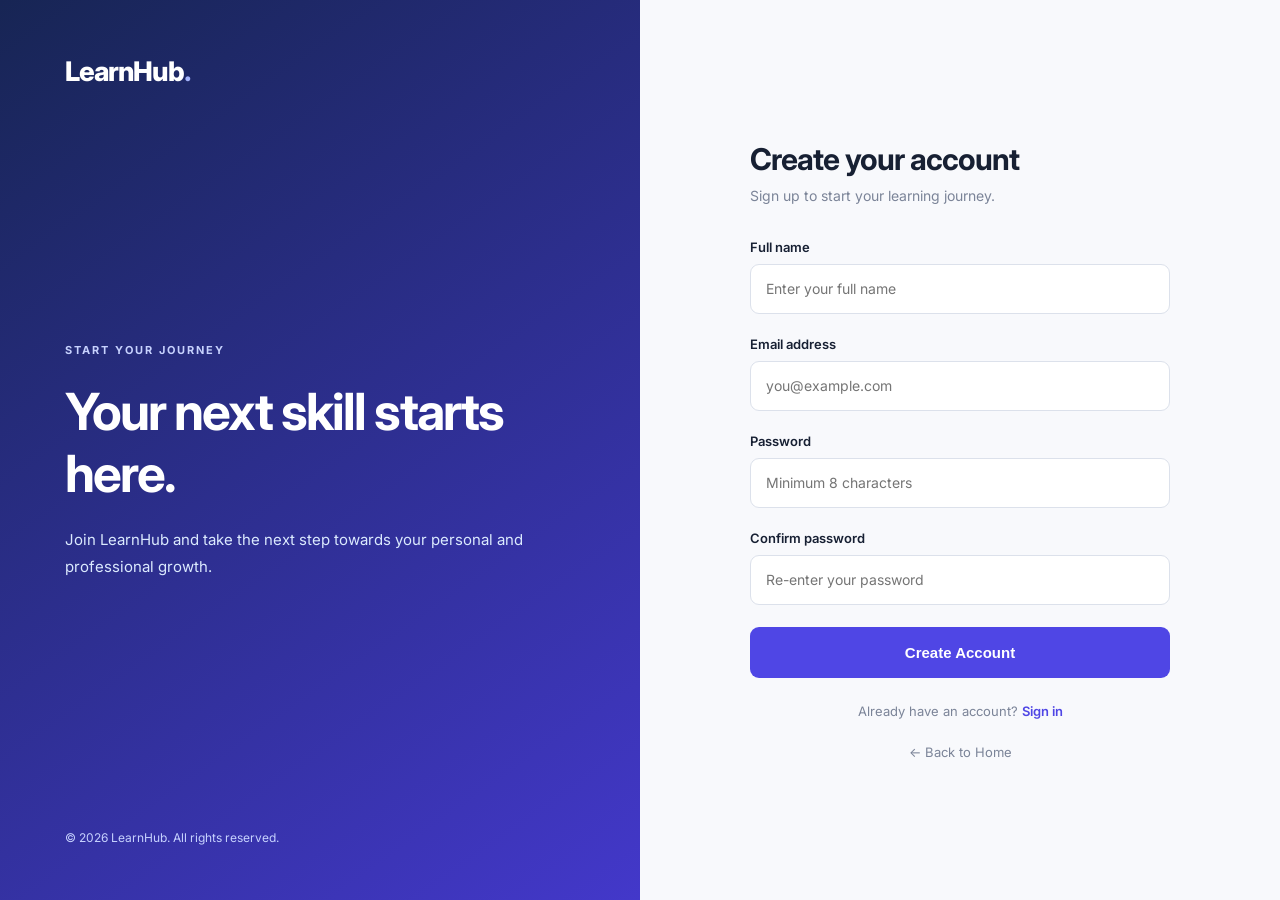
<file: register.html>
<!DOCTYPE html>
<html lang="en">
<head>
    <meta charset="UTF-8">
    <meta name="viewport" content="width=device-width, initial-scale=1.0">
    <title>Create Account | LearnHub</title>
    <link rel="stylesheet" href="css/auth.css">
</head>
<body>

    <main class="auth-container">

        <section class="auth-brand">
            <a href="index.html" class="logo">LearnHub<span>.</span></a>

            <div class="brand-content">
                <span class="tagline">START YOUR JOURNEY</span>
                <h1>Your next skill starts here.</h1>
                <p>Join LearnHub and take the next step towards your personal and professional growth.</p>
            </div>

            <p class="brand-footer">© 2026 LearnHub. All rights reserved.</p>
        </section>

        <section class="auth-form-section">
            <div class="auth-form">

                <div class="mobile-logo">
                    <a href="index.html" class="logo">LearnHub<span>.</span></a>
                </div>

                <h2>Create your account</h2>
                <p class="form-description">Sign up to start your learning journey.</p>

                <form id="registerForm">

                    <div class="form-group">
                        <label for="fullName">Full name</label>
                        <input type="text" id="fullName"
                            placeholder="Enter your full name" required>
                    </div>

                    <div class="form-group">
                        <label for="registerEmail">Email address</label>
                        <input type="email" id="registerEmail"
                            placeholder="you@example.com" required>
                    </div>

                    <div class="form-group">
                        <label for="registerPassword">Password</label>
                        <input type="password" id="registerPassword"
                            placeholder="Minimum 8 characters" minlength="8" required>
                    </div>

                    <div class="form-group">
                        <label for="confirmPassword">Confirm password</label>
                        <input type="password" id="confirmPassword"
                            placeholder="Re-enter your password" required>
                    </div>

                    <button type="submit" class="auth-button">Create Account</button>

                    <p id="registerMessage" class="message"></p>

                </form>

                <p class="auth-switch">
                    Already have an account?
                    <a href="login.html">Sign in</a>
                </p>

                <a href="index.html" class="back-link">← Back to Home</a>

            </div>
        </section>

    </main>

    <script src="js/auth.js"></script>
</body>
</html>
</file>
<file: css/style.css>
/* =================================
   LEARNHUB - GLOBAL STYLES
================================= */
@import url('https://fonts.googleapis.com/css2?family=DM+Sans:wght@400;500;600;700;800&display=swap');

:root {
    --primary: #6558d3;
    --primary-dark: #5145bd;
    --ink: #20213a;
    --muted: #77798c;
    --line: #ececf3;
    --surface: #ffffff;
    --background: #f7f7fb;
    --radius: 16px;
    --shadow: 0 8px 28px rgba(31, 32, 61, 0.06);
}
* { box-sizing: border-box; }
html { scroll-behavior: smooth; }
body {
    margin: 0;
    font-family: 'DM Sans', Arial, sans-serif;
    color: var(--ink);
    background: var(--background);
    font-size: 14px;
}
a { color: inherit; text-decoration: none; }
button, input, select { font: inherit; }
button, a { -webkit-tap-highlight-color: transparent; }
[hidden] { display: none !important; }

.app-layout { min-height: 100vh; }
.sidebar {
    width: 250px;
    position: fixed;
    inset: 0 auto 0 0;
    display: flex;
    flex-direction: column;
    padding: 30px 20px;
    background: var(--surface);
    border-right: 1px solid var(--line);
    z-index: 5;
}
.brand { display: flex; align-items: center; gap: 11px; font-size: 21px; font-weight: 800; letter-spacing: -0.7px; }
.brand-icon {
    display: grid; place-items: center; width: 35px; height: 35px;
    border-radius: 11px; background: var(--primary); color: white; font-weight: 800;
}
.nav-label, .eyebrow { color: #999aab; font-size: 10px; font-weight: 800; letter-spacing: 1.3px; }
.nav-label { margin: 44px 12px 13px; }
.sidebar-nav { display: grid; gap: 7px; }
.nav-link {
    display: flex; align-items: center; gap: 13px; padding: 12px 13px;
    color: #77798c; border-radius: 10px; font-weight: 600; transition: .2s;
}
.nav-link span { width: 18px; text-align: center; font-size: 17px; }
.nav-link:hover, .nav-link.active { background: #f0efff; color: var(--primary); }
.sidebar-bottom { display: grid; gap: 7px; margin-top: auto; }

.main-content { margin-left: 250px; padding: 34px 42px 24px; max-width: 1600px; }
.header {
    display: flex; justify-content: space-between; align-items: center;
    gap: 20px; margin-bottom: 30px;
}
.header-left .eyebrow { margin: 0 0 6px; }
h1, h2, h3, p { margin-top: 0; }
h1 { margin-bottom: 0; font-size: 27px; letter-spacing: -0.8px; }
.header-right { display: flex; align-items: center; gap: 22px; }
.student-profile { display: flex; align-items: center; gap: 10px; white-space: nowrap; }
.student-profile strong, .student-profile small { display: block; }
.student-profile strong { font-size: 12px; }
.student-profile small { margin-top: 3px; color: var(--muted); font-size: 11px; }
.avatar {
    display: grid; place-items: center; width: 39px; height: 39px;
    border-radius: 50%; background: #e8e5ff; color: var(--primary); font-weight: 800;
}
.search-box {
    display: flex; align-items: center; gap: 9px; width: 245px; height: 42px;
    padding: 0 13px; background: white; border: 1px solid var(--line); border-radius: 10px;
    color: #999aab;
}
.search-box span { font-size: 22px; line-height: 1; }
.search-box input { min-width: 0; width: 100%; border: 0; outline: 0; color: var(--ink); background: transparent; }
.search-box:focus-within { border-color: var(--primary); box-shadow: 0 0 0 3px rgba(101,88,211,.1); }

.welcome-panel {
    position: relative; overflow: hidden; display: flex; justify-content: space-between; align-items: center;
    min-height: 205px; padding: 32px 38px; border-radius: 20px;
    color: white; background: linear-gradient(115deg, #5c50c8, #8978e8);
}
.welcome-panel .eyebrow { color: #d9d4ff; margin-bottom: 10px; }
.welcome-panel h2 { margin-bottom: 8px; font-size: 25px; }
.welcome-panel p:not(.eyebrow) { color: #e8e5ff; margin-bottom: 20px; }
.welcome-art { position: absolute; right: 9%; top: -55px; color: rgba(255,255,255,.13); font-size: 240px; }
.btn {
    display: inline-flex; justify-content: center; align-items: center; gap: 9px;
    min-height: 42px; padding: 0 17px; border: 0; border-radius: 9px;
    font-weight: 700; cursor: pointer; transition: .2s;
}
.btn-primary { color: white; background: var(--primary); }
.btn-primary:hover { background: var(--primary-dark); transform: translateY(-1px); }
.btn-light { color: var(--primary); background: white; }
.btn-light:hover { background: #f3f1ff; }
.btn-full { width: 100%; }

.stats-grid { display: grid; grid-template-columns: repeat(3, 1fr); gap: 18px; margin: 23px 0 36px; }
.stat-card {
    display: flex; align-items: center; gap: 15px; padding: 19px;
    background: white; border: 1px solid var(--line); border-radius: var(--radius);
}
.stat-icon { display: grid; place-items: center; width: 43px; height: 43px; border-radius: 12px; font-size: 19px; font-weight: 800; }
.stat-icon.purple { color: #6558d3; background: #efedff; }
.stat-icon.green { color: #259b70; background: #e5f8f0; }
.stat-icon.orange { color: #d58b32; background: #fff3e2; }
.stat-card p { margin: 0 0 5px; color: var(--muted); font-size: 12px; }
.stat-card h3 { margin: 0; font-size: 23px; }
.section-block { margin-bottom: 35px; }
.section-heading { display: flex; justify-content: space-between; align-items: end; gap: 15px; margin-bottom: 17px; }
.section-heading .eyebrow { margin: 0 0 5px; }
.section-heading h2 { margin: 0; font-size: 21px; }
.text-link, .back-link { color: var(--primary); font-weight: 700; }
.course-grid { display: grid; grid-template-columns: repeat(3, minmax(0, 1fr)); gap: 18px; }
.course-card {
    overflow: hidden; background: white; border: 1px solid var(--line);
    border-radius: var(--radius); box-shadow: var(--shadow); transition: .2s;
}
.course-card:hover { transform: translateY(-3px); box-shadow: 0 12px 32px rgba(31,32,61,.09); }
.course-art { display: grid; place-items: center; height: 135px; font-size: 48px; font-weight: 800; }
.art-blue { color: #3975cb; background: #e8f1ff; }
.art-yellow { color: #a87919; background: #fff4d8; }
.art-pink { color: #b45d87; background: #ffedf5; }
.art-purple { color: #7655c7; background: #f0eaff; }
.art-green { color: #288c69; background: #e5f8ef; }
.art-cyan { color: #278b9d; background: #e3f8fb; }
.course-card-body { padding: 18px; }
.tag {
    display: inline-block; padding: 5px 9px; border-radius: 20px;
    color: var(--primary); background: #f0efff; font-size: 10px; font-weight: 800;
}
.course-card h3 { margin: 11px 0 7px; font-size: 16px; }
.muted { color: var(--muted); line-height: 1.65; }
.course-card .muted { min-height: 43px; margin-bottom: 16px; font-size: 12px; }
.progress-label { display: flex; justify-content: space-between; margin: 10px 0 7px; color: var(--muted); font-size: 11px; }
.progress-label strong { color: var(--ink); }
.progress-track, .overall-progress { height: 7px; overflow: hidden; border-radius: 20px; background: #eeeeF5; }
.progress-track span, .overall-progress span { display: block; height: 100%; border-radius: inherit; background: var(--primary); }
.dashboard-grid .btn { margin-top: 17px; }
.progress-panel, .content-panel, .enroll-panel {
    padding: 22px; background: white; border: 1px solid var(--line); border-radius: var(--radius);
}
.progress-panel .muted { margin-bottom: 15px; }
.overall-progress { height: 9px; }
.site-footer { padding: 24px 0 5px; color: #a0a1af; font-size: 11px; text-align: center; }

/* EXPLORE COURSES */
.page-intro { margin: 4px 0 22px; }
.page-intro h2 { margin-bottom: 5px; font-size: 21px; }
.page-intro p { margin-bottom: 0; }
.filter-panel {
    display: flex; align-items: end; gap: 15px; padding: 17px;
    background: white; border: 1px solid var(--line); border-radius: var(--radius);
}
.filter-search { flex: 1; width: auto; }
.select-label { display: grid; gap: 7px; color: var(--muted); font-size: 11px; font-weight: 700; }
.select-label select {
    min-width: 180px; height: 42px; padding: 0 12px; color: var(--ink);
    background: white; border: 1px solid var(--line); border-radius: 9px; outline: 0;
}
.select-label select:focus { border-color: var(--primary); }
.results-heading { display: flex; justify-content: space-between; align-items: center; margin: 27px 0 15px; }
.results-heading h3 { margin: 0; font-size: 16px; }
.results-heading span { font-size: 12px; }
.card-meta { display: flex; justify-content: space-between; gap: 6px; margin: 15px 0; color: var(--muted); font-size: 10px; }
.empty-state { padding: 35px; color: var(--muted); text-align: center; background: white; border-radius: var(--radius); }

/* COURSE DETAILS */
.back-link { display: inline-block; margin: 0 0 18px; font-size: 12px; }
.detail-hero {
    display: flex; align-items: center; gap: 22px; padding: 27px;
    background: white; border: 1px solid var(--line); border-radius: var(--radius);
}
.detail-icon { display: grid; place-items: center; flex: 0 0 90px; height: 90px; border-radius: 18px; background: #efedff; font-size: 42px; }
.detail-heading h2 { margin: 9px 0 6px; font-size: 25px; }
.detail-heading p { margin: 0; }
.detail-layout { display: grid; grid-template-columns: minmax(0, 1fr) 285px; gap: 20px; margin-top: 20px; align-items: start; }
.detail-main { display: grid; gap: 16px; }
.content-panel h3 { margin-bottom: 12px; font-size: 16px; }
.content-panel p { margin-bottom: 0; }
.objective-list { display: grid; gap: 10px; margin: 0; padding-left: 20px; color: var(--muted); line-height: 1.5; }
.objective-list li::marker { color: var(--primary); }
.curriculum-list { display: grid; gap: 9px; }
.curriculum-item { padding: 12px 14px; color: #55566a; background: #f8f8fc; border: 1px solid var(--line); border-radius: 9px; }
.instructor-panel { display: flex; align-items: center; gap: 14px; }
.instructor-panel h3 { margin: 0 0 4px; }
.instructor-panel p { margin: 0; font-size: 12px; }
.instructor-avatar { display: grid; place-items: center; width: 48px; height: 48px; border-radius: 50%; background: #f0efff; font-size: 23px; }
.enroll-panel { position: sticky; top: 20px; }
.enroll-panel .eyebrow { margin-bottom: 18px; }
.overview-row { display: flex; justify-content: space-between; gap: 10px; padding: 13px 0; border-bottom: 1px solid var(--line); color: var(--muted); font-size: 12px; }
.overview-row strong { color: var(--ink); }
.enroll-panel .btn { margin-top: 20px; }
.success-message { margin: 12px 0 0; color: #20845f; font-size: 12px; line-height: 1.5; }
.small-note { margin: 13px 0 0; color: #999aab; font-size: 10px; line-height: 1.5; }

@media (max-width: 1100px) {
    .main-content { padding: 28px 25px; }
    .sidebar { width: 220px; }
    .main-content { margin-left: 220px; }
    .course-grid { grid-template-columns: repeat(2, minmax(0, 1fr)); }
}
@media (max-width: 760px) {
    .sidebar { position: static; width: auto; padding: 15px 18px; border-right: 0; border-bottom: 1px solid var(--line); }
    .nav-label, .sidebar-bottom { display: none; }
    .sidebar-nav { display: flex; overflow-x: auto; margin-top: 14px; }
    .nav-link { flex: 0 0 auto; padding: 9px 11px; font-size: 11px; }
    .main-content { margin-left: 0; padding: 23px 17px; }
    .header { align-items: flex-start; flex-direction: column; margin-bottom: 22px; }
    .header-right { width: 100%; justify-content: space-between; }
    .search-box { width: 100%; }
    .stats-grid { gap: 10px; }
    .stat-card { align-items: flex-start; flex-direction: column; padding: 13px; }
    .stat-card p { font-size: 10px; }
    .stat-card h3 { font-size: 20px; }
    .welcome-panel { padding: 25px; }
    .welcome-art { right: -15px; font-size: 160px; }
    .detail-layout { grid-template-columns: 1fr; }
    .enroll-panel { position: static; }
}
@media (max-width: 520px) {
    h1 { font-size: 23px; }
    .course-grid { grid-template-columns: 1fr; }
    .stats-grid { grid-template-columns: 1fr; }
    .stat-card { flex-direction: row; align-items: center; }
    .filter-panel { align-items: stretch; flex-direction: column; }
    .select-label select { width: 100%; }
    .section-heading { align-items: flex-start; flex-direction: column; }
    .detail-hero { align-items: flex-start; flex-direction: column; padding: 20px; }
    .detail-heading h2 { font-size: 21px; }
    .student-profile { align-self: flex-end; }
}
.logout-btn {
    padding: 10px 20px;
    background: #4f46e5;
    color: white;
    border: none;
    border-radius: 8px;
    cursor: pointer;
    font-weight: 600;
}

.logout-btn:hover {
    background: #4338ca;
}

#studentEmail {
    color: #7b8498;
    font-size: 13px;
    margin-top: 5px;
}
/* =================================
   LESSON PROGRESS
================================= */

.lesson-row {
    display: flex;
    align-items: center;
    justify-content: space-between;
    gap: 15px;
    padding: 15px;
    margin-bottom: 10px;
    border: 1px solid var(--border-color, #e5e7eb);
    border-radius: 10px;
    background: var(--card-bg, #ffffff);
}

.lesson-name {
    font-weight: 500;
    line-height: 1.5;
}

.lesson-complete-btn {
    padding: 9px 14px;
    border: none;
    border-radius: 7px;
    background: #2563eb;
    color: white;
    cursor: pointer;
    white-space: nowrap;
    font-size: 13px;
}

.lesson-complete-btn:hover:not(:disabled) {
    background: #1d4ed8;
}

.lesson-complete-btn.completed {
    background: #dcfce7;
    color: #15803d;
    cursor: default;
}

.lesson-complete-btn:disabled:not(.completed) {
    background: #9ca3af;
    cursor: not-allowed;
}

@media (max-width: 600px) {
    .lesson-row {
        align-items: flex-start;
        flex-direction: column;
    }
}
</file>
<file: css/auth.css>
@import url('https://fonts.googleapis.com/css2?family=Inter:wght@400;500;600;700;800&display=swap');

* {
    margin: 0;
    padding: 0;
    box-sizing: border-box;
}

body {
    font-family: 'Inter', sans-serif;
    background: #f8f9fc;
    color: #172033;
}

.auth-container {
    min-height: 100vh;
    display: grid;
    grid-template-columns: 1fr 1fr;
}

.auth-brand {
    background: linear-gradient(145deg, #172554, #4338ca);
    color: white;
    padding: 55px 65px;
    display: flex;
    flex-direction: column;
    justify-content: space-between;
}

.logo {
    color: white;
    font-size: 27px;
    font-weight: 800;
    text-decoration: none;
    letter-spacing: -1px;
}

.logo span {
    color: #a5b4fc;
}

.brand-content {
    max-width: 470px;
}

.tagline {
    display: inline-block;
    font-size: 11px;
    font-weight: 700;
    letter-spacing: 2px;
    color: #c7d2fe;
    margin-bottom: 24px;
}

.brand-content h1 {
    font-size: clamp(34px, 4vw, 52px);
    line-height: 1.2;
    letter-spacing: -2px;
    margin-bottom: 22px;
}

.brand-content p {
    color: #dbeafe;
    line-height: 1.8;
    font-size: 15px;
}

.brand-footer {
    font-size: 12px;
    color: #c7d2fe;
}

.auth-form-section {
    display: flex;
    align-items: center;
    justify-content: center;
    padding: 45px 25px;
}

.auth-form {
    width: 100%;
    max-width: 420px;
}

.mobile-logo {
    display: none;
}

.auth-form h2 {
    font-size: 30px;
    letter-spacing: -1px;
    margin-bottom: 10px;
}

.form-description {
    color: #7b8498;
    font-size: 14px;
    margin-bottom: 35px;
}

.form-group {
    margin-bottom: 22px;
}

.form-group label {
    display: block;
    font-size: 13px;
    font-weight: 600;
    margin-bottom: 9px;
}

.form-group input {
    width: 100%;
    height: 50px;
    padding: 0 15px;
    border: 1px solid #dce1eb;
    border-radius: 9px;
    outline: none;
    font-size: 14px;
    font-family: inherit;
    background: white;
    transition: 0.2s;
}

.form-group input:focus {
    border-color: #6366f1;
    box-shadow: 0 0 0 3px #6366f120;
}

.auth-button {
    width: 100%;
    height: 51px;
    border: none;
    border-radius: 9px;
    background: #4f46e5;
    color: white;
    font-size: 15px;
    font-weight: 600;
    cursor: pointer;
    transition: 0.2s;
}

.auth-button:hover {
    background: #4338ca;
    transform: translateY(-1px);
}

.auth-switch {
    text-align: center;
    font-size: 13px;
    color: #7b8498;
    margin-top: 25px;
}

.auth-switch a {
    color: #4f46e5;
    font-weight: 600;
    text-decoration: none;
}

.back-link {
    display: block;
    text-align: center;
    color: #7b8498;
    font-size: 13px;
    text-decoration: none;
    margin-top: 25px;
}

.message {
    font-size: 13px;
    margin-top: 15px;
    line-height: 1.5;
}

@media (max-width: 850px) {
    .auth-container {
        grid-template-columns: 1fr;
    }

    .auth-brand {
        display: none;
    }

    .auth-form-section {
        min-height: 100vh;
    }

    .mobile-logo {
        display: block;
        margin-bottom: 45px;
    }

    .mobile-logo .logo {
        color: #172554;
    }
}

@media (max-width: 480px) {
    .auth-form-section {
        padding: 30px 22px;
    }

    .auth-form h2 {
        font-size: 26px;
    }
}
</file>
<file: css/student-pages.css>
/* STUDENT PROFILE AND MY COURSES */

.page-header {
    display: flex;
    justify-content: space-between;
    align-items: center;
    gap: 20px;
    margin-bottom: 28px;
}

.page-header .eyebrow {
    margin-bottom: 7px;
}

.page-header h1 {
    margin-bottom: 8px;
}

.profile-card {
    max-width: 850px;
    padding: 28px;
    background: white;
    border: 1px solid var(--line);
    border-radius: var(--radius);
    box-shadow: var(--shadow);
}

.profile-banner {
    display: flex;
    align-items: center;
    gap: 18px;
    padding-bottom: 25px;
    margin-bottom: 25px;
    border-bottom: 1px solid var(--line);
}

.large-avatar {
    display: grid;
    place-items: center;
    width: 75px;
    height: 75px;
    border-radius: 50%;
    background: #e8e5ff;
    color: var(--primary);
    font-size: 25px;
    font-weight: 800;
}

.profile-banner h2 {
    margin-bottom: 5px;
    font-size: 21px;
}

.profile-banner p {
    margin: 0;
    color: var(--muted);
}

.profile-form-grid {
    display: grid;
    grid-template-columns: repeat(2, 1fr);
    gap: 20px;
}

.form-group label {
    display: block;
    margin-bottom: 8px;
    font-size: 12px;
    font-weight: 700;
}

.form-group input {
    width: 100%;
    height: 45px;
    padding: 0 13px;
    border: 1px solid var(--line);
    border-radius: 9px;
    outline: none;
    background: white;
    color: var(--ink);
}

.form-group input:focus {
    border-color: var(--primary);
    box-shadow: 0 0 0 3px rgba(101, 88, 211, .1);
}

.form-group input:read-only {
    background: #f7f7fb;
    color: var(--muted);
}

.message {
    margin: 15px 0;
    font-size: 13px;
}

.course-summary {
    display: grid;
    grid-template-columns: repeat(3, 1fr);
    gap: 18px;
    margin-bottom: 35px;
}

.my-course-grid {
    display: grid;
    grid-template-columns: repeat(2, minmax(0, 1fr));
    gap: 20px;
}

.my-course-card {
    overflow: hidden;
    background: white;
    border: 1px solid var(--line);
    border-radius: var(--radius);
    box-shadow: var(--shadow);
}

.my-course-art {
    display: grid;
    place-items: center;
    height: 125px;
    font-size: 43px;
    font-weight: 800;
}

.my-course-body {
    padding: 20px;
}

.my-course-body h3 {
    margin: 12px 0 7px;
    font-size: 17px;
}

.my-course-body p {
    min-height: 40px;
    font-size: 12px;
}

.course-status {
    display: inline-block;
    padding: 5px 9px;
    border-radius: 20px;
    background: #e5f8f0;
    color: #20845f;
    font-size: 10px;
    font-weight: 700;
}

.course-status.completed {
    background: #efedff;
    color: var(--primary);
}

.logout-btn {
    padding: 10px 20px;
    border: 0;
    border-radius: 8px;
    background: var(--primary);
    color: white;
    font-weight: 600;
    cursor: pointer;
}

.logout-btn:hover {
    background: var(--primary-dark);
}

button.nav-link {
    width: 100%;
    border: 0;
    background: transparent;
    text-align: left;
    cursor: pointer;
    font-family: inherit;
    font-size: inherit;
}

@media (max-width: 760px) {
    .page-header {
        align-items: flex-start;
    }

    .course-summary {
        grid-template-columns: 1fr;
    }

    .my-course-grid {
        grid-template-columns: 1fr;
    }
}

@media (max-width: 520px) {
    .profile-card {
        padding: 19px;
    }

    .profile-form-grid {
        grid-template-columns: 1fr;
    }

    .page-header {
        flex-direction: column;
    }
}
</file>
<file: css/profile.css>
/* =================================
   LEARNHUB - PROFILE PAGE
================================= */

/* MAIN CONTENT */

.main-content {
    min-width: 0;
    padding: 35px;
    flex: 1;
}


/* PAGE HEADER */

.page-header {
    display: flex;
    justify-content: space-between;
    align-items: center;
    gap: 20px;
    margin-bottom: 28px;
}

.page-header h1 {
    color: #20213a;
    font-size: 30px;
    font-weight: 800;
    margin: 0 0 8px;
}

.eyebrow {
    color: #6558d3;
    font-size: 11px;
    font-weight: 800;
    letter-spacing: 1.2px;
    margin: 0 0 9px;
}

.muted {
    color: #85859a;
    font-size: 14px;
    margin: 0;
}

.logout-btn {
    padding: 10px 18px;
    color: #e05252;
    background: #fff0f0;
    border: 1px solid #ffe0e0;
    border-radius: 8px;
    font-size: 13px;
    font-weight: 700;
    cursor: pointer;
    transition: 0.2s;
}

.logout-btn:hover {
    background: #ffe0e0;
}


/* PROFILE CARD */

.profile-card {
    max-width: 900px;
    background: #ffffff;
    border: 1px solid #eeeeF5;
    border-radius: 15px;
    overflow: hidden;
    box-shadow: 0 5px 20px rgba(30, 30, 60, 0.04);
}


/* PROFILE BANNER */

.profile-banner {
    display: flex;
    align-items: center;
    gap: 20px;
    padding: 35px;
    background: linear-gradient(
        120deg,
        #efedff,
        #f8f7ff
    );
    border-bottom: 1px solid #eeeeF5;
}

.large-avatar {
    width: 82px;
    height: 82px;
    flex-shrink: 0;
    display: flex;
    justify-content: center;
    align-items: center;
    color: #ffffff;
    background: linear-gradient(
        135deg,
        #6558d3,
        #9185f0
    );
    border: 4px solid #ffffff;
    border-radius: 50%;
    font-size: 25px;
    font-weight: 800;
    box-shadow: 0 4px 12px rgba(101, 88, 211, 0.2);
}

.profile-banner h2 {
    color: #20213a;
    font-size: 23px;
    margin: 0 0 7px;
}

.profile-banner p {
    color: #85859a;
    font-size: 13px;
    margin: 0;
}


/* PROFILE FORM */

#profileForm {
    padding: 32px 35px;
}

.profile-form-grid {
    display: grid;
    grid-template-columns: repeat(2, minmax(0, 1fr));
    gap: 23px;
}

.form-group {
    display: flex;
    flex-direction: column;
    gap: 9px;
}

.form-group label {
    color: #34344c;
    font-size: 13px;
    font-weight: 700;
}

.form-group input {
    width: 100%;
    min-height: 46px;
    padding: 12px 14px;
    color: #20213a;
    background: #ffffff;
    border: 1px solid #e4e3ed;
    border-radius: 8px;
    outline: none;
    font-family: inherit;
    font-size: 13px;
    transition: 0.2s;
}

.form-group input:focus {
    border-color: #6558d3;
    box-shadow: 0 0 0 3px rgba(101, 88, 211, 0.1);
}

.form-group input[readonly] {
    color: #85859a;
    background: #f7f7fa;
    cursor: not-allowed;
}


/* SAVE BUTTON */

#profileForm .btn-primary {
    display: inline-flex;
    justify-content: center;
    align-items: center;
    min-height: 44px;
    margin-top: 18px;
    padding: 12px 23px;
    color: #ffffff;
    background: #6558d3;
    border: none;
    border-radius: 8px;
    font-family: inherit;
    font-size: 13px;
    font-weight: 700;
    cursor: pointer;
    transition: 0.2s;
}

#profileForm .btn-primary:hover {
    background: #5145bd;
    transform: translateY(-2px);
}


/* FORM MESSAGE */

.message {
    min-height: 18px;
    margin: 17px 0 0;
    font-size: 13px;
    font-weight: 600;
}

.message.success {
    color: #159b69;
}

.message.error {
    color: #dc4545;
}


/* FOOTER */

.site-footer {
    margin-top: 35px;
    padding: 20px 0;
    color: #9999a9;
    font-size: 12px;
    text-align: center;
}


/* RESPONSIVE DESIGN */

@media (max-width: 900px) {

    .main-content {
        padding: 25px;
    }

    .profile-card {
        max-width: 100%;
    }

}

@media (max-width: 600px) {

    .main-content {
        padding: 20px 15px;
    }

    .page-header {
        align-items: flex-start;
        flex-direction: column;
    }

    .page-header h1 {
        font-size: 25px;
    }

    .profile-banner {
        padding: 25px 20px;
        gap: 15px;
    }

    .large-avatar {
        width: 65px;
        height: 65px;
        font-size: 21px;
    }

    .profile-banner h2 {
        font-size: 19px;
    }

    #profileForm {
        padding: 25px 20px;
    }

    .profile-form-grid {
        grid-template-columns: 1fr;
        gap: 18px;
    }

    #profileForm .btn-primary {
        width: 100%;
    }

}
</file>
<file: css/progress.css>
/* =================================
   LEARNHUB - MY PROGRESS PAGE
================================= */

.progress-page {
    padding: 35px;
    min-width: 0;
}

/* HEADER */

.progress-header {
    display: flex;
    justify-content: space-between;
    align-items: center;
    gap: 20px;
    margin-bottom: 30px;
}

.page-subtitle,
.section-label {
    color: #6558d3;
    font-size: 11px;
    font-weight: 800;
    letter-spacing: 1.2px;
    margin-bottom: 8px;
}

.progress-header h1 {
    color: #20213a;
    font-size: 30px;
    margin: 0 0 8px;
}

.header-description {
    color: #85859a;
    font-size: 14px;
    margin: 0;
}

.browse-button {
    display: inline-flex;
    align-items: center;
    justify-content: center;
    background: #6558d3;
    color: #ffffff;
    text-decoration: none;
    padding: 12px 19px;
    border-radius: 9px;
    font-size: 13px;
    font-weight: 700;
    border: none;
    cursor: pointer;
    transition: 0.2s;
}

.browse-button:hover {
    background: #5145bd;
    transform: translateY(-2px);
}


/* SUMMARY CARDS */

.progress-stats {
    display: grid;
    grid-template-columns: repeat(4, minmax(0, 1fr));
    gap: 18px;
    margin-bottom: 25px;
}

.progress-stat-card {
    display: flex;
    align-items: center;
    gap: 15px;
    background: #ffffff;
    padding: 22px;
    border: 1px solid #eeeeF5;
    border-radius: 13px;
    box-shadow: 0 4px 15px rgba(30, 30, 60, 0.03);
}

.stat-icon {
    width: 47px;
    height: 47px;
    flex-shrink: 0;
    display: flex;
    align-items: center;
    justify-content: center;
    border-radius: 12px;
    font-size: 22px;
    font-weight: 800;
}

.stat-icon.purple {
    color: #6558d3;
    background: #efedff;
}

.stat-icon.green {
    color: #159b69;
    background: #e5f8ef;
}

.stat-icon.orange {
    color: #e58a28;
    background: #fff2df;
}

.stat-icon.blue {
    color: #3286d7;
    background: #e8f3ff;
}

.progress-stat-card p {
    color: #85859a;
    font-size: 12px;
    margin: 0 0 7px;
}

.progress-stat-card h2 {
    color: #20213a;
    font-size: 25px;
    margin: 0;
}


/* OVERALL PROGRESS */

.overall-progress-card {
    background: #ffffff;
    border: 1px solid #eeeeF5;
    border-radius: 14px;
    padding: 27px;
    margin-bottom: 35px;
    box-shadow: 0 4px 15px rgba(30, 30, 60, 0.03);
}

.overall-progress-top {
    display: flex;
    justify-content: space-between;
    align-items: center;
    gap: 20px;
    margin-bottom: 22px;
}

.overall-progress-top h2 {
    color: #20213a;
    font-size: 20px;
    margin: 0 0 8px;
}

.overall-progress-top p:not(.section-label) {
    color: #85859a;
    font-size: 13px;
    margin: 0;
    line-height: 1.6;
}

.overall-progress-number {
    color: #6558d3;
    font-size: 35px;
    font-weight: 800;
    white-space: nowrap;
}

.progress-track {
    width: 100%;
    height: 10px;
    background: #efeff5;
    border-radius: 20px;
    overflow: hidden;
}

.progress-fill {
    width: 0%;
    height: 100%;
    background: linear-gradient(90deg, #6558d3, #9589f3);
    border-radius: 20px;
    transition: width 0.5s ease;
}

.overall-progress-message {
    color: #85859a;
    font-size: 12px;
    margin: 12px 0 0;
}


/* COURSE PROGRESS */

.course-progress-section {
    margin-bottom: 35px;
}

.section-header {
    display: flex;
    justify-content: space-between;
    align-items: center;
    margin-bottom: 20px;
}

.section-header h2 {
    color: #20213a;
    font-size: 21px;
    margin: 0;
}

.course-count {
    color: #6558d3;
    background: #efedff;
    padding: 8px 13px;
    border-radius: 20px;
    font-size: 12px;
    font-weight: 700;
}

.progress-course-grid {
    display: grid;
    grid-template-columns: repeat(2, minmax(0, 1fr));
    gap: 20px;
}


/* COURSE CARD */

.progress-course-card {
    background: #ffffff;
    border: 1px solid #eeeeF5;
    border-radius: 13px;
    padding: 22px;
    box-shadow: 0 4px 15px rgba(30, 30, 60, 0.03);
    transition: 0.2s;
}

.progress-course-card:hover {
    transform: translateY(-3px);
    box-shadow: 0 8px 22px rgba(30, 30, 60, 0.07);
}

.progress-course-top {
    display: flex;
    align-items: center;
    gap: 14px;
    margin-bottom: 17px;
}

.progress-course-icon {
    width: 50px;
    height: 50px;
    flex-shrink: 0;
    display: flex;
    align-items: center;
    justify-content: center;
    background: #efedff;
    border-radius: 12px;
    font-size: 25px;
}

.progress-course-info {
    flex: 1;
    min-width: 0;
}

.progress-course-info h3 {
    color: #20213a;
    font-size: 15px;
    margin: 0 0 6px;
    overflow-wrap: anywhere;
}

.progress-course-info p {
    color: #85859a;
    font-size: 12px;
    margin: 0;
}

.course-status {
    display: inline-block;
    flex-shrink: 0;
    padding: 6px 9px;
    border-radius: 20px;
    font-size: 10px;
    font-weight: 700;
}

.status-completed {
    color: #159b69;
    background: #e5f8ef;
}

.status-progress {
    color: #b87519;
    background: #fff2df;
}

.status-not-started {
    color: #6558d3;
    background: #efedff;
}

.course-progress-details {
    display: flex;
    justify-content: space-between;
    align-items: center;
    margin-bottom: 10px;
}

.course-progress-details span {
    color: #85859a;
    font-size: 12px;
}

.course-progress-details strong {
    color: #6558d3;
    font-size: 13px;
}

.course-progress-card .progress-track {
    height: 8px;
}

.course-progress-card .progress-fill {
    background: #6558d3;
}

.course-progress-bottom {
    display: flex;
    justify-content: space-between;
    align-items: center;
    gap: 12px;
    margin-top: 17px;
}

.lesson-completed-text {
    color: #85859a;
    font-size: 11px;
}

.continue-learning-link {
    color: #6558d3;
    font-size: 12px;
    font-weight: 700;
    text-decoration: none;
}

.continue-learning-link:hover {
    text-decoration: underline;
}


/* EMPTY STATE */

.empty-progress {
    text-align: center;
    background: #ffffff;
    border: 1px dashed #d9d6f3;
    border-radius: 14px;
    padding: 55px 20px;
}

.empty-icon {
    width: 65px;
    height: 65px;
    display: flex;
    align-items: center;
    justify-content: center;
    margin: 0 auto 18px;
    background: #efedff;
    color: #6558d3;
    border-radius: 18px;
    font-size: 28px;
}

.empty-progress h3 {
    color: #20213a;
    margin: 0 0 10px;
    font-size: 19px;
}

.empty-progress p {
    color: #85859a;
    font-size: 13px;
    line-height: 1.7;
    max-width: 400px;
    margin: 0 auto 20px;
}


/* RESPONSIVE DESIGN */

@media (max-width: 1100px) {
    .progress-stats {
        grid-template-columns: repeat(2, minmax(0, 1fr));
    }
}

@media (max-width: 800px) {
    .progress-page {
        padding: 25px 18px;
    }

    .progress-course-grid {
        grid-template-columns: 1fr;
    }
}

@media (max-width: 550px) {
    .progress-header {
        align-items: flex-start;
        flex-direction: column;
    }

    .progress-header h1 {
        font-size: 25px;
    }

    .progress-stats {
        grid-template-columns: 1fr;
        gap: 12px;
    }

    .overall-progress-card {
        padding: 20px;
    }

    .overall-progress-top {
        align-items: flex-start;
        flex-direction: column;
    }

    .overall-progress-number {
        font-size: 30px;
    }

    .progress-course-card {
        padding: 17px;
    }

    .progress-course-top {
        flex-wrap: wrap;
    }

    .course-status {
        margin-left: 64px;
    }
}
</file>
